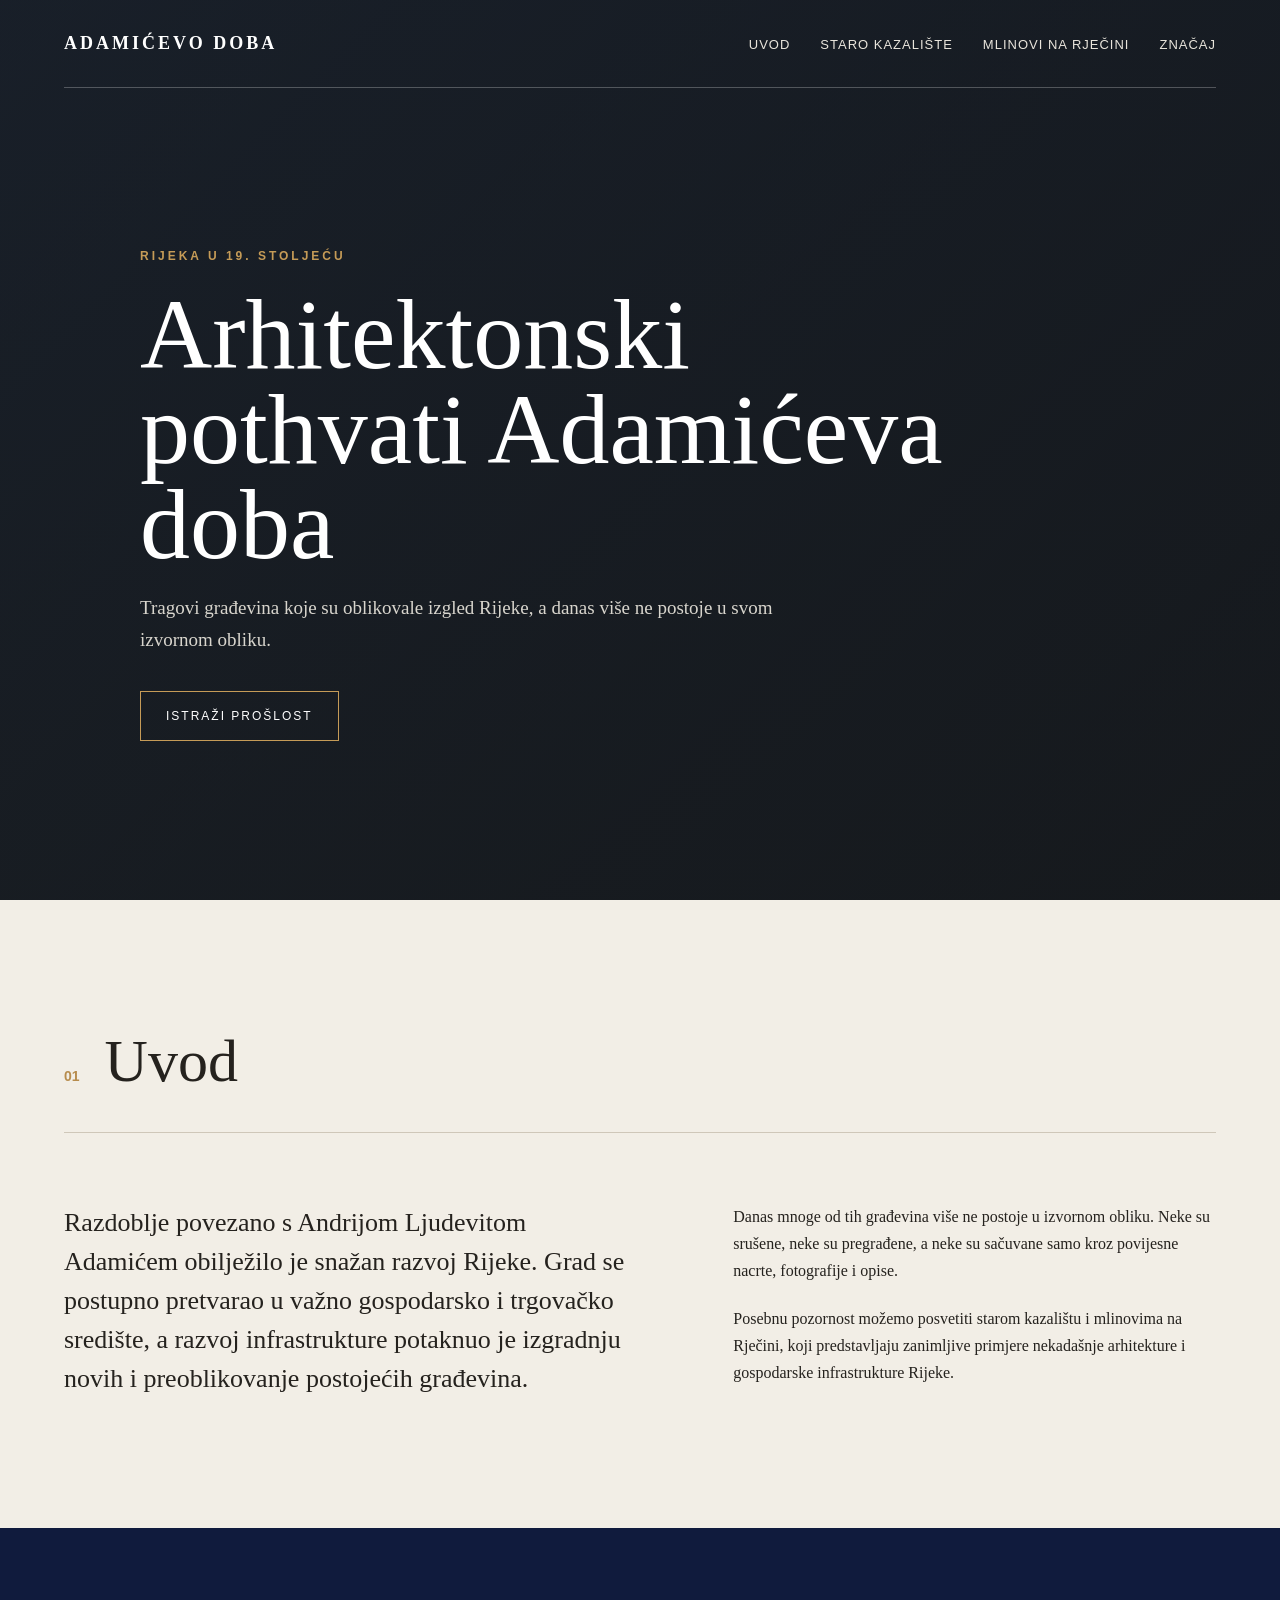
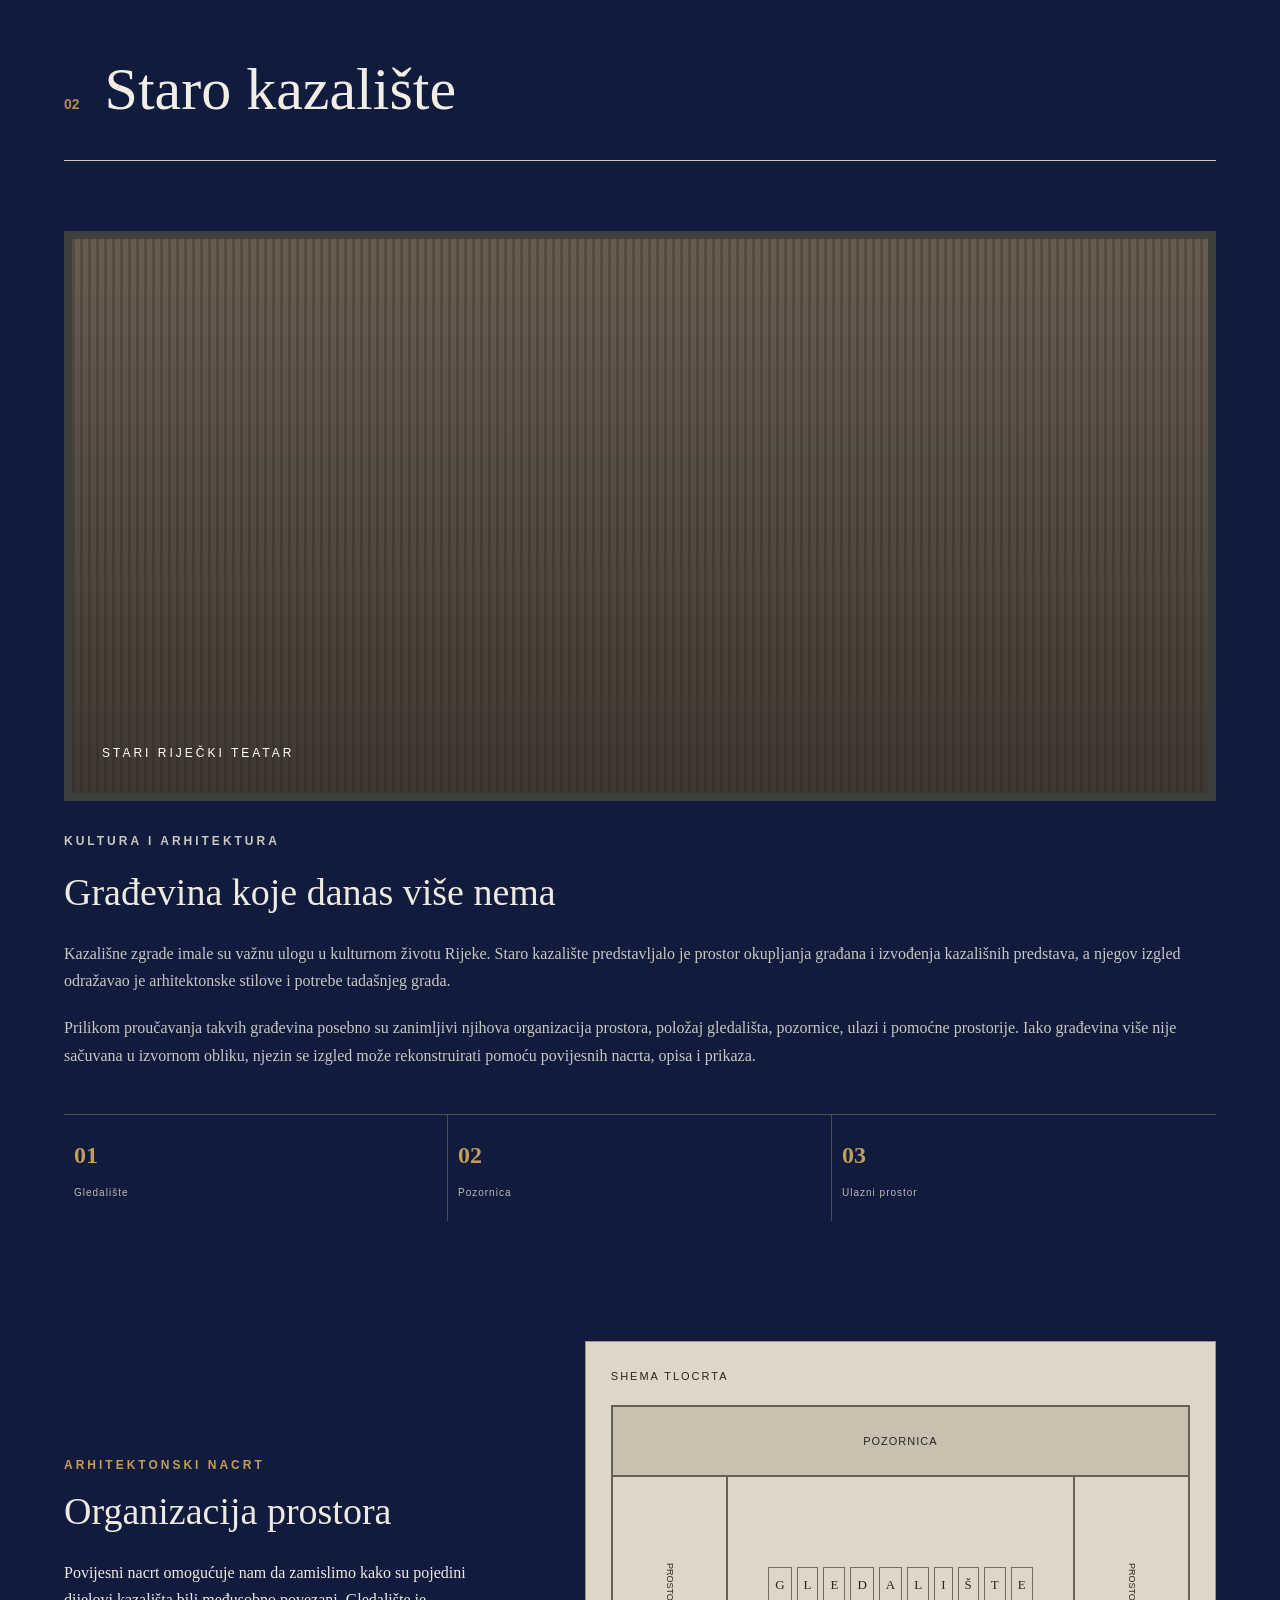
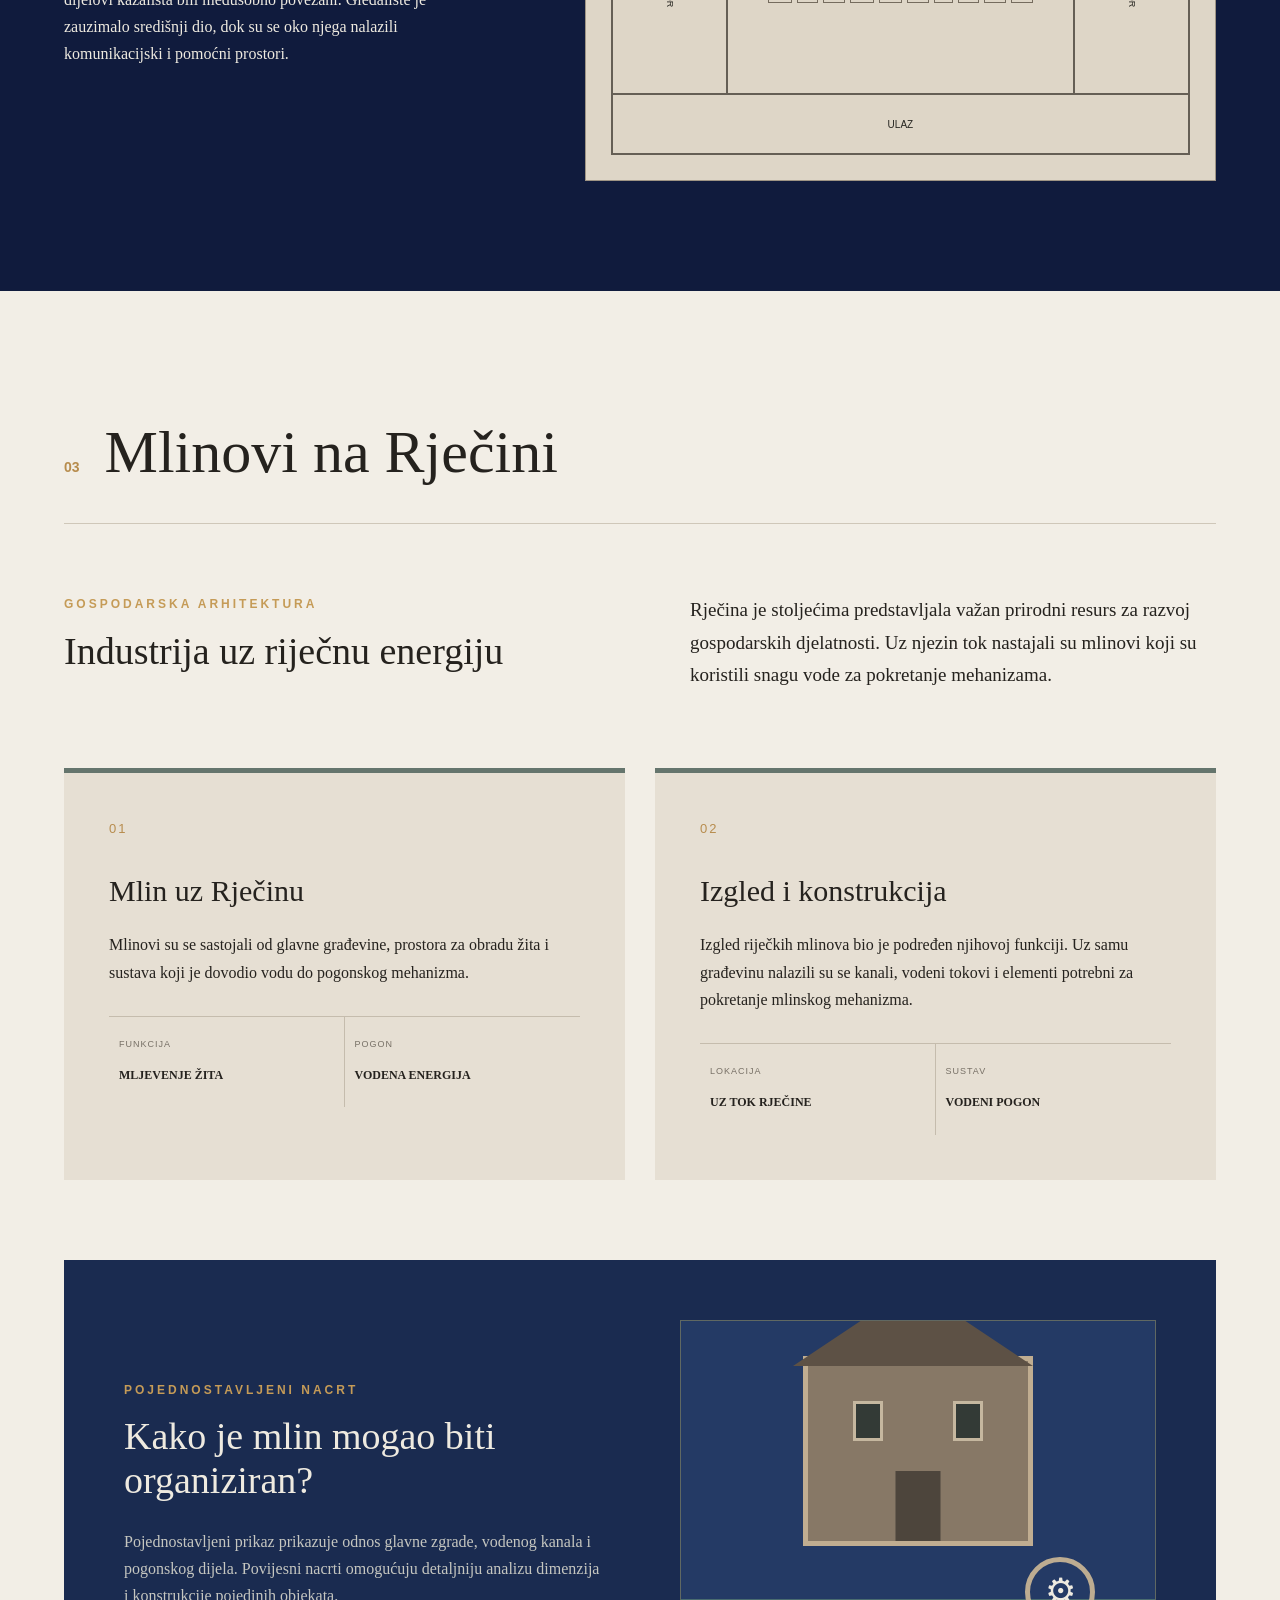
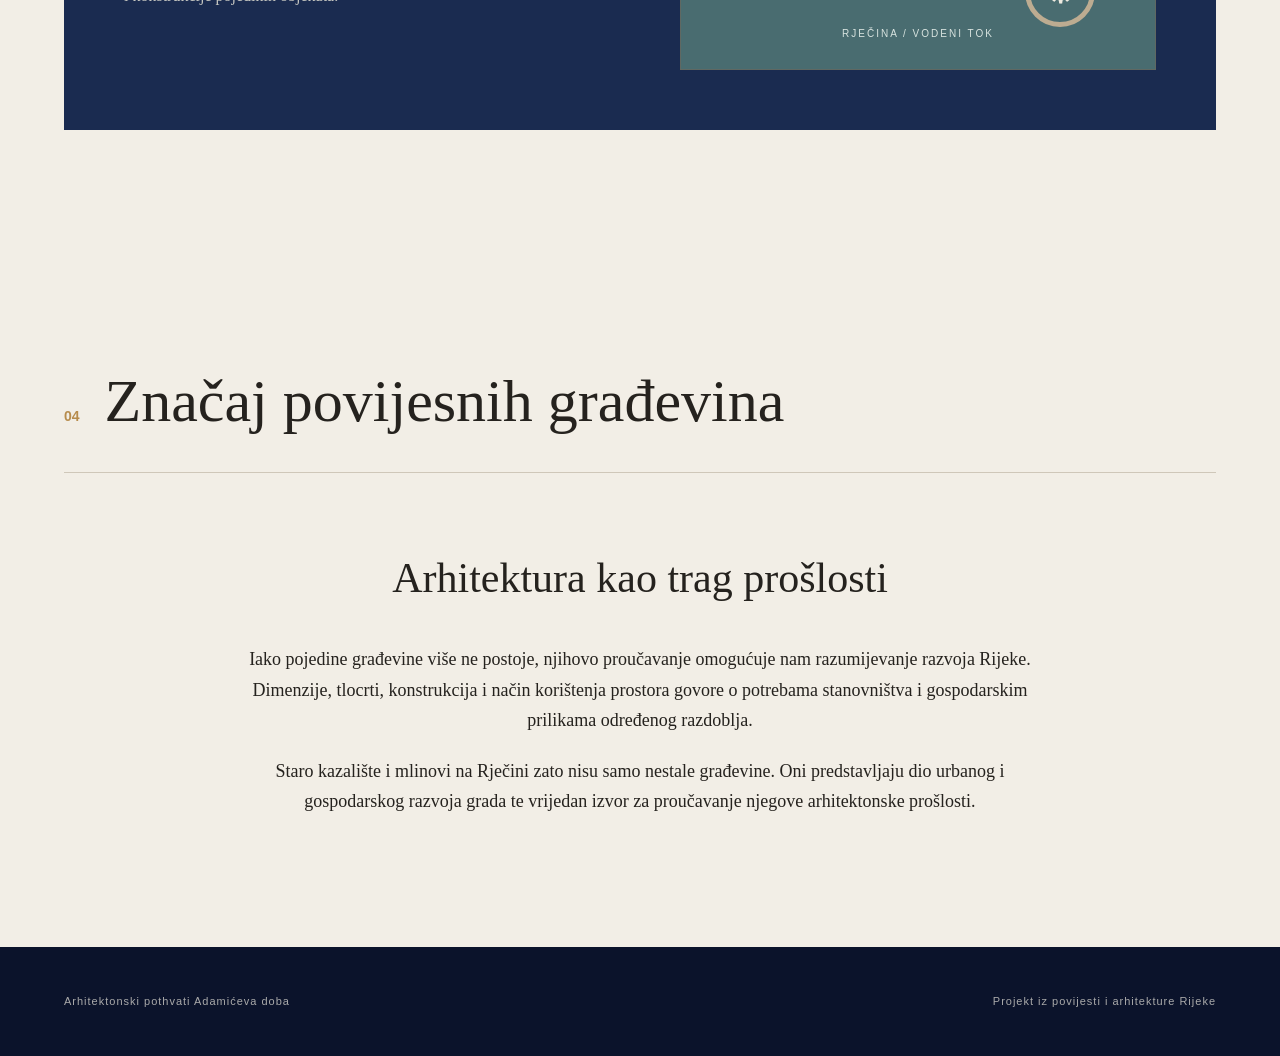
<file: Index.html>
<!DOCTYPE html>
<html lang="hr">
<head>
    <meta charset="UTF-8">
    <meta name="viewport" content="width=device-width, initial-scale=1.0">
    <title>Arhitektonski pothvati Adamićeva doba</title>

    <link rel="stylesheet" href="style.css">
</head>

<body>

    <header class="hero">
        <nav class="navbar">
            <div class="logo">ADAMIĆEVO DOBA</div>

            <ul class="nav-links">
                <li><a href="#uvod">Uvod</a></li>
                <li><a href="#kazaliste">Staro kazalište</a></li>
                <li><a href="#mlinovi">Mlinovi na Rječini</a></li>
                <li><a href="#znacaj">Značaj</a></li>
            </ul>
        </nav>

        <div class="hero-content">
            <p class="subtitle">Rijeka u 19. stoljeću</p>
            <h1>Arhitektonski pothvati Adamićeva doba</h1>
            <p>
                Tragovi građevina koje su oblikovale izgled Rijeke,
                a danas više ne postoje u svom izvornom obliku.
            </p>

            <a href="#uvod" class="button">Istraži prošlost</a>
        </div>
    </header>


    <main>

        <!-- UVOD -->
        <section id="uvod" class="section intro">
            <div class="section-title">
                <span>01</span>
                <h2>Uvod</h2>
            </div>

            <div class="intro-grid">
                <div>
                    <p class="lead">
                        Razdoblje povezano s Andrijom Ljudevitom Adamićem
                        obilježilo je snažan razvoj Rijeke. Grad se postupno
                        pretvarao u važno gospodarsko i trgovačko središte,
                        a razvoj infrastrukture potaknuo je izgradnju novih
                        i preoblikovanje postojećih građevina.
                    </p>
                </div>

                <div>
                    <p>
                        Danas mnoge od tih građevina više ne postoje u
                        izvornom obliku. Neke su srušene, neke su pregrađene,
                        a neke su sačuvane samo kroz povijesne nacrte,
                        fotografije i opise.
                    </p>

                    <p>
                        Posebnu pozornost možemo posvetiti starom kazalištu
                        i mlinovima na Rječini, koji predstavljaju zanimljive
                        primjere nekadašnje arhitekture i gospodarske
                        infrastrukture Rijeke.
                    </p>
                </div>
            </div>
        </section>


        <!-- KAZALIŠTE -->
        <section id="kazaliste" class="section dark-section">

            <div class="section-title light">
                <span>02</span>
                <h2>Staro kazalište</h2>
            </div>

            <div class="building-grid">

                <div class="building-image theatre-image">
                    <div class="image-label">
                        STARI RIJEČKI TEATAR
                    </div>
                </div>

                <div class="building-info">
                    <p class="category">KULTURA I ARHITEKTURA</p>

                    <h3>Građevina koje danas više nema</h3>

                    <p>
                        Kazališne zgrade imale su važnu ulogu u kulturnom
                        životu Rijeke. Staro kazalište predstavljalo je
                        prostor okupljanja građana i izvođenja kazališnih
                        predstava, a njegov izgled odražavao je arhitektonske
                        stilove i potrebe tadašnjeg grada.
                    </p>

                    <p>
                        Prilikom proučavanja takvih građevina posebno su
                        zanimljivi njihova organizacija prostora, položaj
                        gledališta, pozornice, ulazi i pomoćne prostorije.
                        Iako građevina više nije sačuvana u izvornom obliku,
                        njezin se izgled može rekonstruirati pomoću
                        povijesnih nacrta, opisa i prikaza.
                    </p>

                    <div class="facts">
                        <div class="fact">
                            <strong>01</strong>
                            <span>Gledalište</span>
                        </div>

                        <div class="fact">
                            <strong>02</strong>
                            <span>Pozornica</span>
                        </div>

                        <div class="fact">
                            <strong>03</strong>
                            <span>Ulazni prostor</span>
                        </div>
                    </div>
                </div>

            </div>

            <!-- NACRT -->
            <div class="plan-section">
                <div>
                    <p class="category">ARHITEKTONSKI NACRT</p>
                    <h3>Organizacija prostora</h3>
                    <p>
                        Povijesni nacrt omogućuje nam da zamislimo kako su
                        pojedini dijelovi kazališta bili međusobno povezani.
                        Gledalište je zauzimalo središnji dio, dok su se
                        oko njega nalazili komunikacijski i pomoćni prostori.
                    </p>
                </div>

                <div class="plan">
                    <div class="plan-title">SHEMA TLOCRTA</div>

                    <div class="plan-drawing">
                        <div class="stage">POZORNICA</div>
                        <div class="side-room left">PROSTOR</div>

                        <div class="audience">
                            <span>G</span>
                            <span>L</span>
                            <span>E</span>
                            <span>D</span>
                            <span>A</span>
                            <span>L</span>
                            <span>I</span>
                            <span>Š</span>
                            <span>T</span>
                            <span>E</span>
                        </div>

                        <div class="side-room right">PROSTOR</div>
                        <div class="entrance">ULAZ</div>
                    </div>
                </div>
            </div>

        </section>


        <!-- MLINOVI -->
        <section id="mlinovi" class="section">

            <div class="section-title">
                <span>03</span>
                <h2>Mlinovi na Rječini</h2>
            </div>

            <div class="river-intro">
                <div>
                    <p class="category">GOSPODARSKA ARHITEKTURA</p>
                    <h3>Industrija uz riječnu energiju</h3>
                </div>

                <p>
                    Rječina je stoljećima predstavljala važan prirodni resurs
                    za razvoj gospodarskih djelatnosti. Uz njezin tok nastajali
                    su mlinovi koji su koristili snagu vode za pokretanje
                    mehanizama.
                </p>
            </div>


            <div class="mills">

                <article class="mill-card">
                    <div class="mill-number">01</div>

                    <div class="mill-content">
                        <h3>Mlin uz Rječinu</h3>

                        <p>
                            Mlinovi su se sastojali od glavne građevine,
                            prostora za obradu žita i sustava koji je dovodio
                            vodu do pogonskog mehanizma.
                        </p>

                        <div class="dimensions">
                            <div>
                                <span>FUNKCIJA</span>
                                <strong>MLJEVENJE ŽITA</strong>
                            </div>

                            <div>
                                <span>POGON</span>
                                <strong>VODENA ENERGIJA</strong>
                            </div>
                        </div>
                    </div>
                </article>


                <article class="mill-card">
                    <div class="mill-number">02</div>

                    <div class="mill-content">
                        <h3>Izgled i konstrukcija</h3>

                        <p>
                            Izgled riječkih mlinova bio je podređen njihovoj
                            funkciji. Uz samu građevinu nalazili su se kanali,
                            vodeni tokovi i elementi potrebni za pokretanje
                            mlinskog mehanizma.
                        </p>

                        <div class="dimensions">
                            <div>
                                <span>LOKACIJA</span>
                                <strong>UZ TOK RJEČINE</strong>
                            </div>

                            <div>
                                <span>SUSTAV</span>
                                <strong>VODENI POGON</strong>
                            </div>
                        </div>
                    </div>
                </article>

            </div>


            <!-- NACRT MLINA -->
            <div class="mill-plan">

                <div class="plan-text">
                    <p class="category">POJEDNOSTAVLJENI NACRT</p>
                    <h3>Kako je mlin mogao biti organiziran?</h3>

                    <p>
                        Pojednostavljeni prikaz prikazuje odnos glavne zgrade,
                        vodenog kanala i pogonskog dijela. Povijesni nacrti
                        omogućuju detaljniju analizu dimenzija i konstrukcije
                        pojedinih objekata.
                    </p>
                </div>

                <div class="mill-drawing">

                    <div class="mill-building">
                        <div class="roof"></div>
                        <div class="mill-window"></div>
                        <div class="mill-window second"></div>
                        <div class="mill-door"></div>
                    </div>

                    <div class="water-channel">
                        RJEČINA / VODENI TOK
                    </div>

                    <div class="water-wheel">
                        ⚙
                    </div>

                </div>

            </div>

        </section>


        <!-- ZNAČAJ -->
        <section id="znacaj" class="section conclusion">

            <div class="section-title">
                <span>04</span>
                <h2>Značaj povijesnih građevina</h2>
            </div>

            <div class="conclusion-content">
                <h3>
                    Arhitektura kao trag prošlosti
                </h3>

                <p>
                    Iako pojedine građevine više ne postoje, njihovo
                    proučavanje omogućuje nam razumijevanje razvoja Rijeke.
                    Dimenzije, tlocrti, konstrukcija i način korištenja
                    prostora govore o potrebama stanovništva i gospodarskim
                    prilikama određenog razdoblja.
                </p>

                <p>
                    Staro kazalište i mlinovi na Rječini zato nisu samo
                    nestale građevine. Oni predstavljaju dio urbanog i
                    gospodarskog razvoja grada te vrijedan izvor za
                    proučavanje njegove arhitektonske prošlosti.
                </p>
            </div>

        </section>

    </main>


    <footer>
        <p>Arhitektonski pothvati Adamićeva doba</p>
        <p>Projekt iz povijesti i arhitekture Rijeke</p>
    </footer>

</body>
</html>
</file>
<file: style.css>
/* =========================
   OSNOVNE POSTAVKE
========================= */

* {
    margin: 0;
    padding: 0;
    box-sizing: border-box;
}

html {
    scroll-behavior: smooth;
}

body {
    font-family: Georgia, "Times New Roman", serif;
    background: #f2eee6;
    color: #25221e;
    line-height: 1.7;
}

a {
    color: inherit;
    text-decoration: none;
}


/* =========================
   HERO
========================= */

.hero {
    min-height: 100vh;
    position: relative;
    background:
        linear-gradient(
            rgba(25, 27, 25, 0.72),
            rgba(25, 27, 25, 0.78)
        ),
        linear-gradient(135deg, #172A52, #0B132B);

    color: #fff;
    display: flex;
    flex-direction: column;
}


/* =========================
   NAVBAR
========================= */

.navbar {
    width: 90%;
    max-width: 1200px;
    margin: 0 auto;

    padding: 28px 0;

    display: flex;
    justify-content: space-between;
    align-items: center;

    border-bottom: 1px solid rgba(255,255,255,0.25);
}

.logo {
    font-size: 18px;
    letter-spacing: 3px;
    font-weight: bold;
}

.nav-links {
    list-style: none;
    display: flex;
    gap: 30px;
}

.nav-links a {
    font-family: Arial, sans-serif;
    font-size: 13px;
    text-transform: uppercase;
    letter-spacing: 1px;
    color: #e9e5dc;
    transition: 0.3s;
}

.nav-links a:hover {
    color: #d3a85f;
}


/* =========================
   HERO SADRŽAJ
========================= */

.hero-content {
    width: 90%;
    max-width: 1000px;
    margin: auto;

    padding: 100px 0;
}

.subtitle,
.category {
    color: #c59b57;
    font-family: Arial, sans-serif;
    font-size: 12px;
    font-weight: bold;
    letter-spacing: 3px;
    text-transform: uppercase;
}

.hero h1 {
    max-width: 850px;

    margin: 20px 0;

    font-size: clamp(50px, 8vw, 100px);
    line-height: 0.95;
    font-weight: normal;
}

.hero-content > p:not(.subtitle) {
    max-width: 650px;

    color: #d8d5cd;
    font-size: 19px;
    margin-bottom: 35px;
}

.button {
    display: inline-block;

    padding: 14px 25px;

    border: 1px solid #c59b57;

    color: #fff;

    font-family: Arial, sans-serif;
    font-size: 12px;
    text-transform: uppercase;
    letter-spacing: 2px;

    transition: 0.3s;
}

.button:hover {
    background: #c59b57;
    color: #1e211f;
}


/* =========================
   SEKCIJE
========================= */

.section {
    width: 90%;
    max-width: 1200px;
    margin: auto;
    padding: 110px 0;
}

.section-title {
    display: flex;
    align-items: baseline;
    gap: 25px;

    margin-bottom: 70px;

    border-bottom: 1px solid #cfc7b9;
    padding-bottom: 20px;
}

.section-title span {
    color: #b78c4d;

    font-family: Arial, sans-serif;
    font-size: 14px;
    font-weight: bold;
}

.section-title h2 {
    font-size: clamp(35px, 5vw, 60px);
    font-weight: normal;
}


/* =========================
   UVOD
========================= */

.intro-grid {
    display: grid;
    grid-template-columns: 1.2fr 1fr;
    gap: 90px;
}

.lead {
    font-size: 26px;
    line-height: 1.5;
}

.intro-grid p {
    margin-bottom: 20px;
}


/* =========================
   TAMNA SEKCIJA
========================= */


.dark-section {
    width: 100%;
    max-width: none;

    padding-left: 5%;
    padding-right: 5%;

    background: #101B3D;
    color: #eeeae0;
}

}

.dark-section .section-title {
    border-color: #4a4e49;
}

.light h2 {
    color: #f3eee5;
}


/* =========================
   KAZALIŠTE
========================= */


.building-grid {
    display: grid;
    grid-template-columns: 1fr;
    gap: 30px;

    align-items: start;
}


.building-image {
    min-height: 570px;

    position: relative;

    background:
        linear-gradient(
            rgba(37, 32, 27, 0.35),
            rgba(37, 32, 27, 0.75)
        ),
        repeating-linear-gradient(
            90deg,
            #706456 0,
            #706456 3px,
            #8c7e6e 3px,
            #8c7e6e 8px
        );

    border: 8px solid #3c413d;

    display: flex;
    align-items: flex-end;
}

.image-label {
    padding: 30px;

    font-family: Arial, sans-serif;
    font-size: 12px;
    letter-spacing: 3px;
    color: #fff;
}

.building-info h3,
.plan-section h3,
.river-intro h3,
.plan-text h3 {
    margin: 15px 0 25px;

    font-size: 38px;
    line-height: 1.15;
    font-weight: normal;
}

.building-info p {
    color: #c9c7c0;
    margin-bottom: 20px;
}


/* =========================
   ČINJENICE
========================= */

.facts {
    display: grid;
    grid-template-columns: repeat(3, 1fr);

    margin-top: 45px;

    border-top: 1px solid #4c504c;
}

.fact {
    padding: 20px 10px;

    border-right: 1px solid #4c504c;

    display: flex;
    flex-direction: column;
    gap: 8px;
}

.fact:last-child {
    border-right: none;
}

.fact strong {
    color: #c59b57;
    font-size: 24px;
}

.fact span {
    font-family: Arial, sans-serif;
    font-size: 10px;
    letter-spacing: 1px;
    color: #bdbbb5;
}


/* =========================
   NACRT
========================= */

.plan-section {
    margin-top: 120px;

    display: grid;
    grid-template-columns: 0.8fr 1.2fr;
    gap: 100px;

    align-items: center;
}

.plan {
    background: #ded6c7;
    color: #272621;

    padding: 25px;

    border: 1px solid #9e9484;
}

.plan-title {
    font-family: Arial, sans-serif;
    font-size: 11px;
    letter-spacing: 2px;

    margin-bottom: 20px;
}

.plan-drawing {
    min-height: 350px;

    position: relative;

    border: 2px solid #655f55;

    display: grid;

    grid-template-columns: 1fr 3fr 1fr;
    grid-template-rows: 70px 1fr 60px;
}

.stage {
    grid-column: 1 / 4;

    background: #c9c0af;

    border-bottom: 2px solid #655f55;

    display: flex;
    justify-content: center;
    align-items: center;

    font-family: Arial, sans-serif;
    font-size: 11px;
    letter-spacing: 1px;
}

.side-room {
    display: flex;
    justify-content: center;
    align-items: center;

    writing-mode: vertical-rl;

    font-family: Arial, sans-serif;
    font-size: 9px;
}

.left {
    border-right: 2px solid #655f55;
}

.right {
    border-left: 2px solid #655f55;
}

.audience {
    display: flex;
    flex-wrap: wrap;

    justify-content: center;
    align-content: center;

    gap: 5px;

    padding: 30px;

    font-size: 13px;
}

.audience span {
    border: 1px solid #756c5e;
    padding: 6px;
}

.entrance {
    grid-column: 1 / 4;

    border-top: 2px solid #655f55;

    display: flex;
    justify-content: center;
    align-items: center;

    font-family: Arial, sans-serif;
    font-size: 10px;
}


/* =========================
   MLINOVI
========================= */

.river-intro {
    display: grid;
    grid-template-columns: 1fr 1fr;
    gap: 100px;

    margin-bottom: 70px;
}

.river-intro > p {
    font-size: 19px;
}

.mills {
    display: grid;
    grid-template-columns: 1fr 1fr;
    gap: 30px;
}

.mill-card {
    padding: 45px;

    background: #e6dfd3;

    border-top: 5px solid #65756d;

    position: relative;
}

.mill-number {
    font-family: Arial, sans-serif;
    color: #b78c4d;

    font-size: 13px;
    letter-spacing: 2px;
}

.mill-content h3 {
    font-size: 30px;
    font-weight: normal;

    margin: 25px 0 15px;
}

.mill-content p {
    margin-bottom: 30px;
}

.dimensions {
    display: grid;
    grid-template-columns: 1fr 1fr;

    border-top: 1px solid #c5bcad;
}

.dimensions div {
    padding: 20px 10px;

    border-right: 1px solid #c5bcad;
}

.dimensions div:last-child {
    border-right: none;
}

.dimensions span {
    display: block;

    font-family: Arial, sans-serif;
    font-size: 9px;
    letter-spacing: 1px;

    color: #777066;

    margin-bottom: 8px;
}

.dimensions strong {
    font-size: 12px;
}


/* =========================
   NACRT MLINA
========================= */

.mill-plan {
    margin-top: 80px;

    padding: 60px;

    background: #1A2B50;
    color: #eeeae0;

    display: grid;
    grid-template-columns: 1fr 1fr;
    gap: 80px;

    align-items: center;
}

.plan-text p:not(.category) {
    color: #c5c6c0;
}

.mill-drawing {
    min-height: 350px;

    position: relative;

    border: 1px solid #606862;

    overflow: hidden;

    background: #243A65;
}

.mill-building {
    width: 230px;
    height: 190px;

    position: absolute;

    left: 50%;
    top: 35px;

    transform: translateX(-50%);

    background: #877866;

    border: 5px solid #c0ad91;
}

.roof {
    width: 0;
    height: 0;

    position: absolute;

    left: -15px;
    top: -75px;

    border-left: 120px solid transparent;
    border-right: 120px solid transparent;
    border-bottom: 80px solid #5d5145;
}

.mill-window {
    width: 30px;
    height: 40px;

    position: absolute;

    top: 40px;
    left: 45px;

    background: #333a36;

    border: 3px solid #c5b79f;
}

.mill-window.second {
    left: auto;
    right: 45px;
}

.mill-door {
    width: 45px;
    height: 70px;

    position: absolute;

    bottom: 0;
    left: 50%;

    transform: translateX(-50%);

    background: #4d453c;
}

.water-channel {
    position: absolute;

    bottom: 0;
    left: 0;

    width: 100%;
    height: 70px;

    background: #496c70;

    display: flex;
    align-items: center;
    justify-content: center;

    font-family: Arial, sans-serif;
    font-size: 10px;
    letter-spacing: 2px;

    color: #d8e3df;
}

.water-wheel {
    position: absolute;

    right: 60px;
    bottom: 42px;

    width: 70px;
    height: 70px;

    border: 5px solid #bdac91;
    border-radius: 50%;

    display: flex;
    align-items: center;
    justify-content: center;

    font-size: 35px;
}


/* =========================
   ZAKLJUČAK
========================= */

.conclusion {
    text-align: center;
}

.conclusion-content {
    max-width: 800px;
    margin: auto;
}

.conclusion-content h3 {
    font-size: 42px;
    font-weight: normal;

    margin-bottom: 30px;
}

.conclusion-content p {
    margin-bottom: 20px;
    font-size: 18px;
}


/* =========================
   FOOTER
========================= */

footer {
    padding: 45px 5%;

    background: #0B132B;
    color: #aaa;

    display: flex;
    justify-content: space-between;

    font-family: Arial, sans-serif;
    font-size: 11px;
    letter-spacing: 1px;
}


/* =========================
   RESPONSIVE
========================= */

@media (max-width: 900px) {

    .navbar {
        flex-direction: column;
        gap: 25px;
    }

    .nav-links {
        flex-wrap: wrap;
        justify-content: center;
        gap: 15px;
    }

    .hero-content {
        padding: 70px 0;
    }

    .intro-grid,
    .building-grid,
    .plan-section,
    .river-intro,
    .mills,
    .mill-plan {
        grid-template-columns: 1fr;
        gap: 45px;
    }

    .building-image {
        min-height: 400px;
    }

    .section {
        padding: 75px 0;
    }

    .dark-section {
        padding-left: 5%;
        padding-right: 5%;
    }

    .plan-section {
        margin-top: 70px;
    }

    .mill-plan {
        padding: 35px;
    }

    footer {
        flex-direction: column;
        gap: 10px;
    }
}


@media (max-width: 550px) {

    .hero h1 {
        font-size: 48px;
    }

    .section-title {
        gap: 15px;
    }

    .section-title h2 {
        font-size: 34px;
    }

    .lead {
        font-size: 21px;
    }

    .facts {
        grid-template-columns: 1fr;
    }

    .fact {
        border-right: none;
        border-bottom: 1px solid #4c504c;
    }

    .fact:last-child {
        border-bottom: none;
    }

    .mill-card {
        padding: 30px;
    }

    .dimensions {
        grid-template-columns: 1fr;
    }

    .dimensions div {
        border-right: none;
        border-bottom: 1px solid #c5bcad;
    }

    .dimensions div:last-child {
        border-bottom: none;
    }

    .mill-plan {
        padding: 25px;
    }

    .mill-drawing {
        min-height: 300px;
    }
}
</file>
